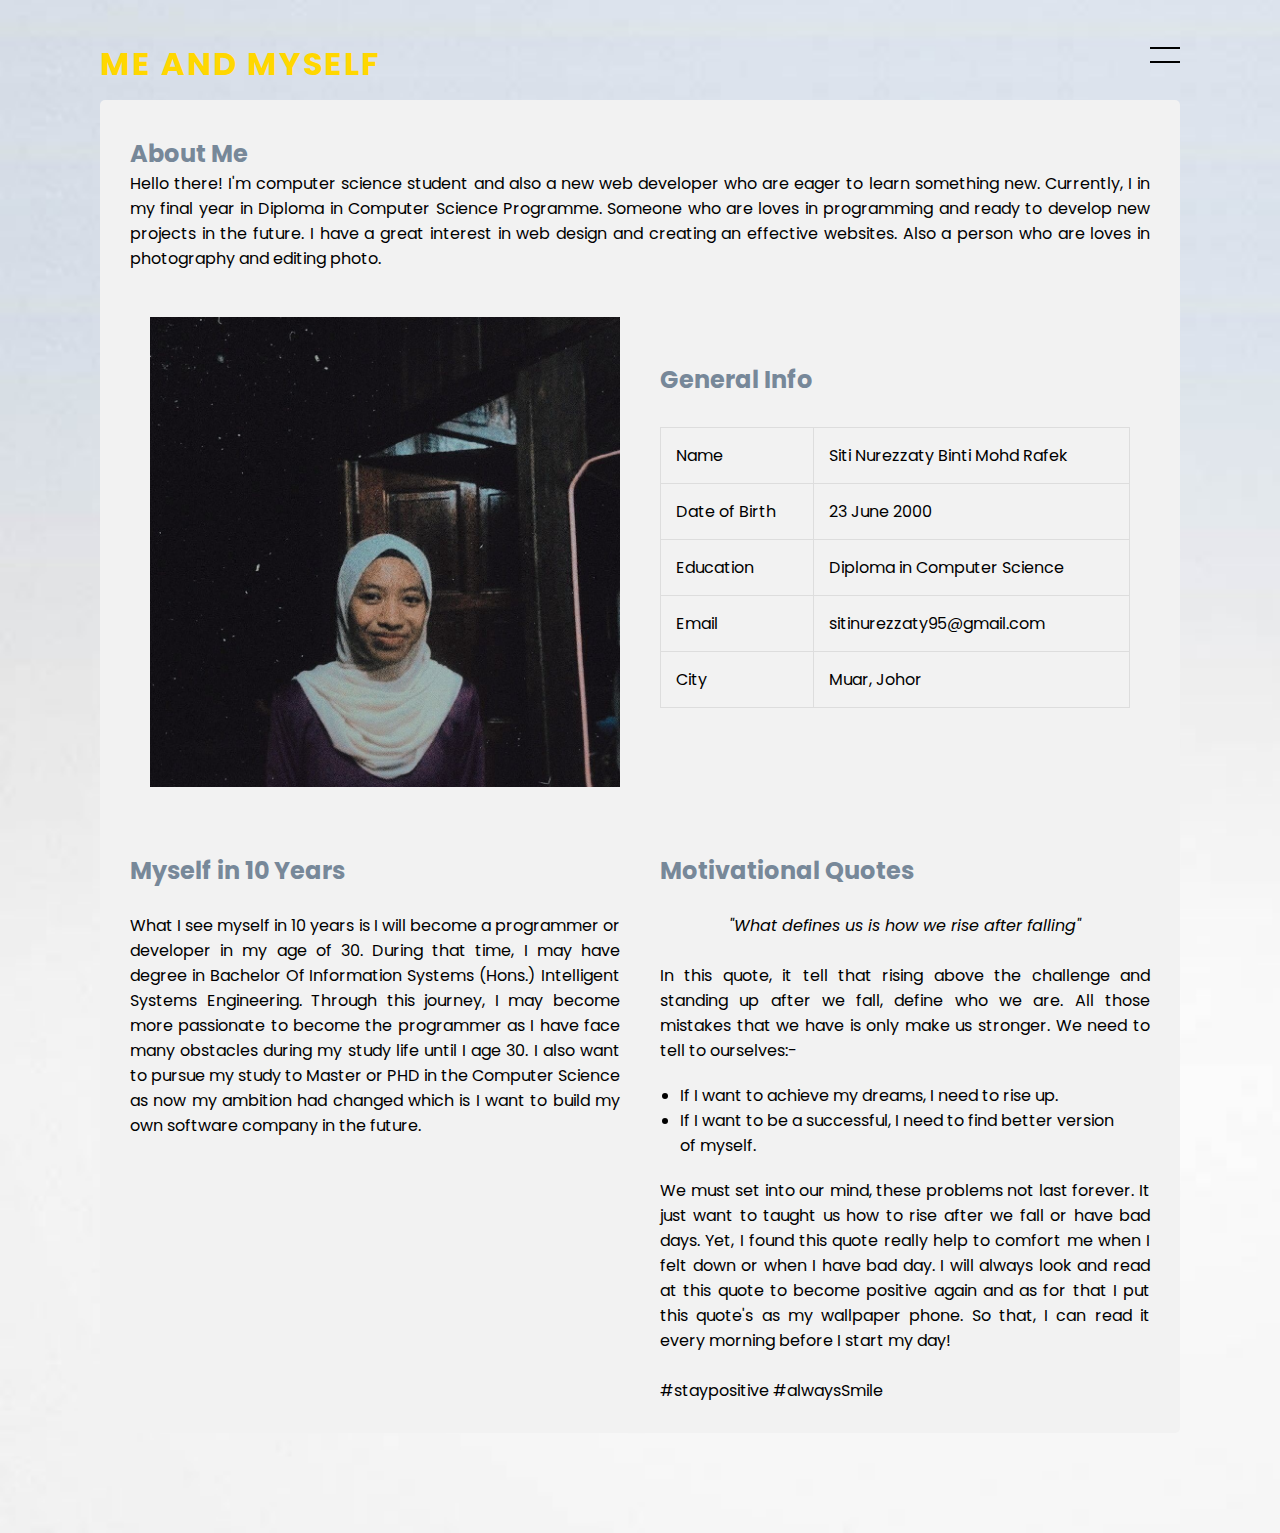
<file: about2.html>
<!DOCTYPE html>
<html lang="en">
    <head>
        <link rel="shortcut icon" href="apple-touch-icon.png" />
        <meta name="viewport" content="width=device-width, initial-scale=1.0">
        <meta charset="UTF-8">
        <title>iPortfolio</title>
        <link rel="stylesheet" href="style.css">
        <style>
            #general {
                margin-top: 30px;
            }
        </style>
    </head>
    <body>
        <section class="banner" id="sec">
            <header>
                <a href="index.html" class="logo">Me and Myself</a>
                <div id="toggle" onclick="toggle()"></div>
            </header>
            <div class="container-contact">
                <div class="row1">
                    <h2 style="color: lightslategrey;">About Me</h2>
                    <p style="text-align: justify;">Hello there! I'm computer science student and also a new web developer who are eager to learn something new. Currently, I in my final year in Diploma in Computer Science Programme.
                         Someone who are loves in programming and ready to develop new projects in the future. I have a great interest in web design and creating an effective websites. Also a person who are loves in photography and editing photo.
                    </p>
                    <div class="column">
                        <img style="margin-top: 20px;" src="person4.jpg">
                    </div>
                    <div class="column">
                        <h2 id="general" style="color: lightslategrey;"><br>General Info</h2>
                        <table id="general" border="0">
                            <tr>
                                <td>Name</td>
                                <td>Siti Nurezzaty Binti Mohd Rafek</td>
                            </tr>
                            <tr>
                                <td>Date of Birth</td>
                                <td>23 June 2000</td>
                            </tr>
                            <tr>
                                <td>Education</td>
                                <td>Diploma in Computer Science</td>
                            </tr>
                            <tr>
                                <td>Email</td>
                                <td>sitinurezzaty95@gmail.com</td>
                            </tr>
                            <tr>
                                <td>City</td>
                                <td>Muar, Johor</td>
                            </tr>
                        </table>
                    </div>
                </div>
                <div class="row">
                  <div class="column">
                    <h2 style="color: lightslategrey;">Myself in 10 Years</h2>
                    <br>
                    <p style="text-align: justify;">What I see myself in 10 years is I will become a programmer or developer in my age of 30.
                        During that time, I may have degree in Bachelor Of Information Systems (Hons.) Intelligent Systems Engineering.
                        Through this journey, I may become more passionate to become the programmer as I have face many 
                        obstacles during my study life until I age 30. I also want to pursue my study to Master or PHD in the Computer Science as
                        now my ambition had changed which is I want to build my own software company in the future.</p>
                  </div>
                  <div class="column">
                      <h2 style="color: lightslategrey;">Motivational Quotes</h2>
                      <br>
                      <blockquote>
                        <p style="text-align: center;"><i>"What defines us is how we rise after falling"</i></p>
                      </blockquote>
                      <br>
                      <p style="text-align: justify;"> In this quote, it tell that rising above the challenge and standing up 
                          after we fall, define who we are. All those mistakes that we have is only make us stronger. 
                          We need to tell to ourselves:-</p>
                          <ul>
                              <li>If I want to achieve my dreams, I need to rise up.</li>
                              <li>If I want to be a successful, I need to find better version of myself.</li>
                          </ul>
                          <p style="text-align: justify;">We must set into our mind, these problems not last forever. It just want to taught us
                        how to rise after we fall or have bad days. Yet, I found this quote really help to comfort me when I felt down
                          or when I have bad day. I will always look and read at this quote to become positive
                          again and as for that I put this quote's as my wallpaper phone. So that, I can read it 
                          every morning before I start my day! <br><br>
                          #staypositive 
                          #alwaysSmile 
                      </p>
                  </div>
                </div>
              </div>
        </section>
        <!--NAVIGATION-->
        <div id="navigation">
            <ul>
                <li><a href="index.html">Home</a></li>
                <li><a href="about2.html">About</a></li>
                <li><a href="resume.html">Resume</a></li>
                <li><a href="project.html">Project</a></li>
                <li><a href="facts.html">My Facts</a></li>
                <li><a href="book.html">Favourite Books</a></li>
                <li><a href="places2.html">Treasure Places</a></li>
                <li><a href="contact.html">Contact</a></li>
            </ul>
        </div>
        <script type="text/javascript">
            function toggle(){
                var sec = document.getElementById('sec');
                var nav = document.getElementById('navigation');
                sec.classList.toggle('active');
                nav.classList.toggle('active');
            }
        </script>
    </body>
</html>
</file>
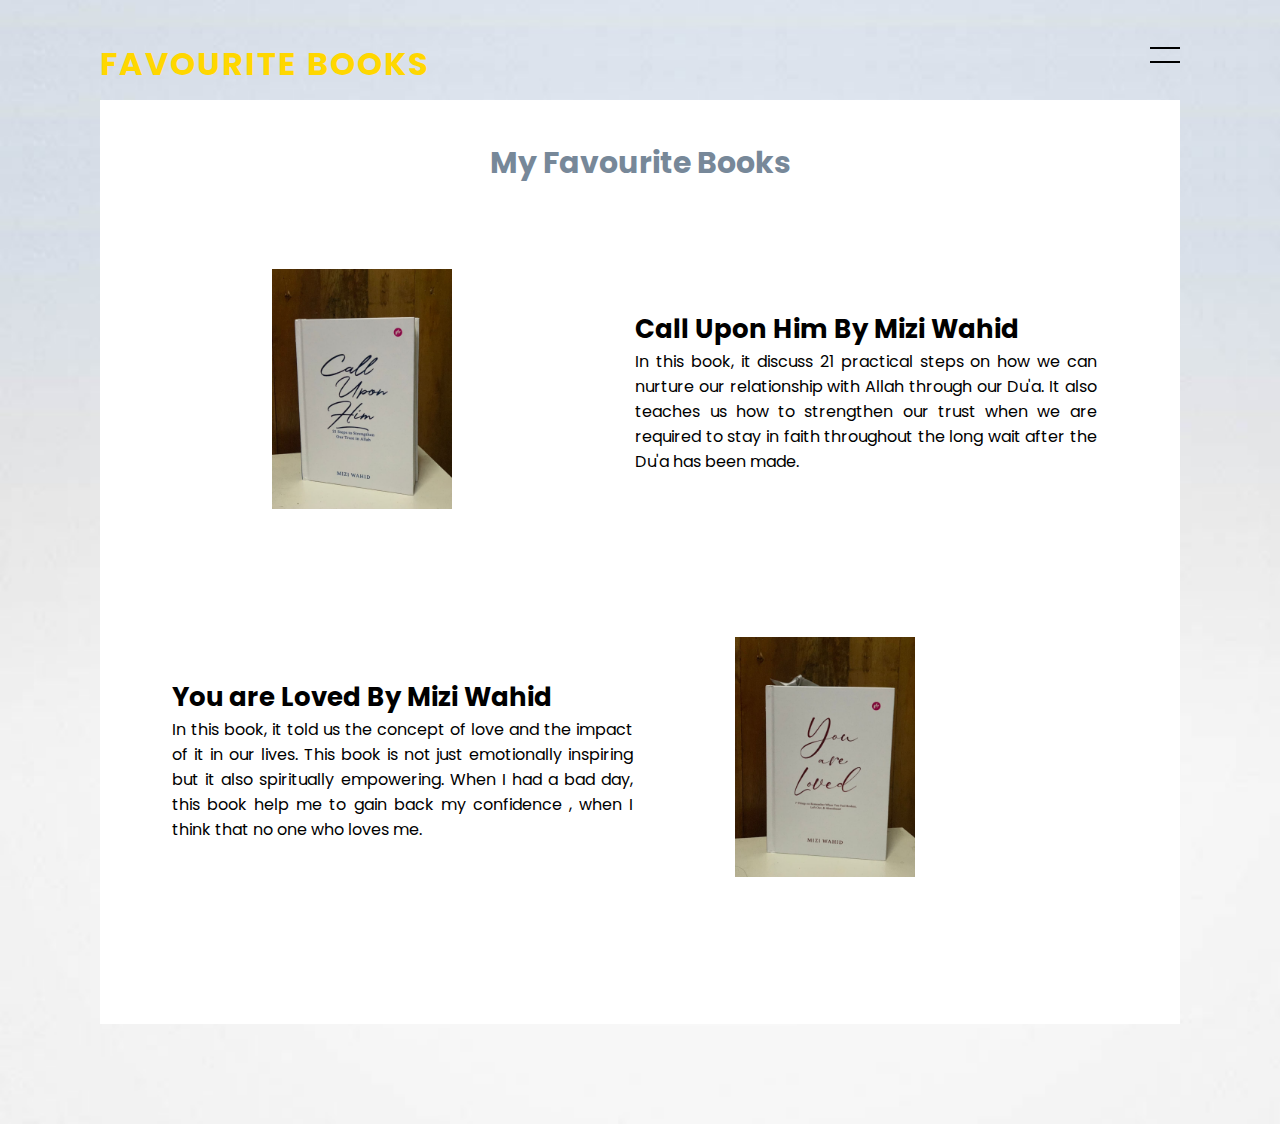
<file: book.html>
<html>
<head>
	<link rel="shortcut icon" href="apple-touch-icon.png" />
	<meta name="viewport" content="width=device-width, initial-scale=1.0">
	<meta charset="UTF-8">
	<title>iPortfolio</title>
	<link rel="stylesheet" href="style.css">
    <style>
/* custom font from google fonts */
@import url(https://fonts.googleapis.com/css?family=Open+Sans:400,700);

/* Basic styling and positioning of elements */
#some-box 
{
	background:#fff;
	padding:40px 70px 80px;
	font-family:'Open Sans', sans-serif;
}
#some-box h1 
{
	color: lightslategrey;
	font-size: 30px;
	text-align:center;
}
#some-box h3 
{
	font-size:26px;
}
#some-box a 
{
	color:#70BCB8;
	text-decoration:none;
	display:block;
	font-weight:bold;
}
#some-box a:hover 
{
	color:#8E7BB2;
}

article.row 
{
	width:100%;
	max-width:1000px;
	margin:0 auto;
	padding:100px 0;
}
article.row div 
{
	width:49.4%;
	display:inline-block;
	position:relative;
	border:1px solid white;
}

/**** For your reference ****/
article.row 
{
	border:1px solid white;
}
article.row:hover 
{
	border:1px solid yellow;
}
/* Your divs won't expand to contain absolute positioned images */


#idea-one img, #idea-two img, #idea-three img 
{
	position:absolute;
	bottom:-35px;
	left:100px;
}

/* Here's the column repositioning magic. This media query says "Apply these styles only until page width is greater than 750px" 

***To make this work, your media query has to be beneath your other styles to keep it from being overwritten later on by your general styles*** */
@media(max-width:750px)
{
  /* This resizes the divs that contain your content to fill the width of the page so that they stack vertically */
  article.row div 
  {
	  min-width:300px;
	  width:90%;
	  margin:0 5%;
	  text-align:center;
	  display:block;
	}
  
  /* Center your text */
	#some-other-box h3 
	{
		text-align:center;
	}

  /* Center your image */
	#idea-one img, #idea-two img, #idea-three img 
	{
		position:relative;
		margin:auto;
		left:inherit;
		bottom:inherit;
	}

  /* This tells the browswer to stack the content vertically */
  #idea-two 
  {
	  display:-webkit-box;
	  display:-moz-box;
	  display:box;
	  -webkit-box-orient:vertical;
	  -moz-box-orient:vertical;
	  box-orient:vertical;
	}
  
  /* This tells the browswer to draw the first box (div:first-of-type) within our stacked content block (identified in the previous rule) in the second position ([...]box-ordinal-group:2;)
  This gives us a nice arrangement of alternating text and images, and allows us two have a custom layout for smaller or wider screens.*/
	#idea-two div:first-of-type 
	{
		-webkit-box-ordinal-group:2;
		-moz-box-ordinal-group:2;
		box-ordinal-group:2;
	}
}

  /*
If we had 3 boxes, we could draw them in order C, A, B by writing div:first-of-type{[...]group:2;} and div:nth-of-type(2) {[...]group:3;}, and so on.
  */
    </style>
</head>
<body>
	<section class="banner" id="sec">
		<header>
			<a href="index.html" class="logo">Favourite Books</a>
			<div id="toggle" onclick="toggle()"></div>
		</header>
	<div id="some-box">
		<h1>My Favourite Books</h1>
		<br>
		  <article class="row" id="idea-one">
			  <div><img style="height: 240px; width: 180px;" src="book1.jpg"/></div>
			  <div>
				  <h3>Call Upon Him By Mizi Wahid</h3>
				  <p style="text-align: justify;">In this book, it discuss 21 practical steps on how we can nurture our relationship with Allah through our Du'a.
					It also teaches us how to strengthen our trust when we are required to stay in faith throughout the long wait after
					the Du'a has been made.
				  </p>
			  </div>
		  </article>
	  
		  <article class="row" id="idea-two">
			  <div>
				  <h3>You are Loved By Mizi Wahid</h3>
				  <p style="text-align: justify;">In this book, it told us the concept of love and the impact of it in our lives. This book is not just emotionally
					  inspiring but it also spiritually empowering. When I had a bad day, this book help me to gain back my confidence 
					  , when I think that no one who loves me.
				  </p>
			  </div>
			  <div><img style="height: 240px; width: 180px;" src="book2.jpg"/></div>
		  </article>  
	  </div>
	</section>
        <!--NAVIGATION-->
        <div id="navigation">
            <ul>
                <li><a href="index.html">Home</a></li>
                <li><a href="about2.html">About</a></li>
                <li><a href="resume.html">Resume</a></li>
                <li><a href="project.html">Project</a></li>
                <li><a href="facts.html">My Facts</a></li>
                <li><a href="book.html">Favourite Books</a></li>
                <li><a href="places2.html">Treasure Places</a></li>
                <li><a href="contact.html">Contact</a></li>
            </ul>
        </div>
	<script type="text/javascript">
		function toggle(){
			var sec = document.getElementById('sec');
			var nav = document.getElementById('navigation');
			sec.classList.toggle('active');
			nav.classList.toggle('active');
		}
	</script>
</body>
</html>
</file>
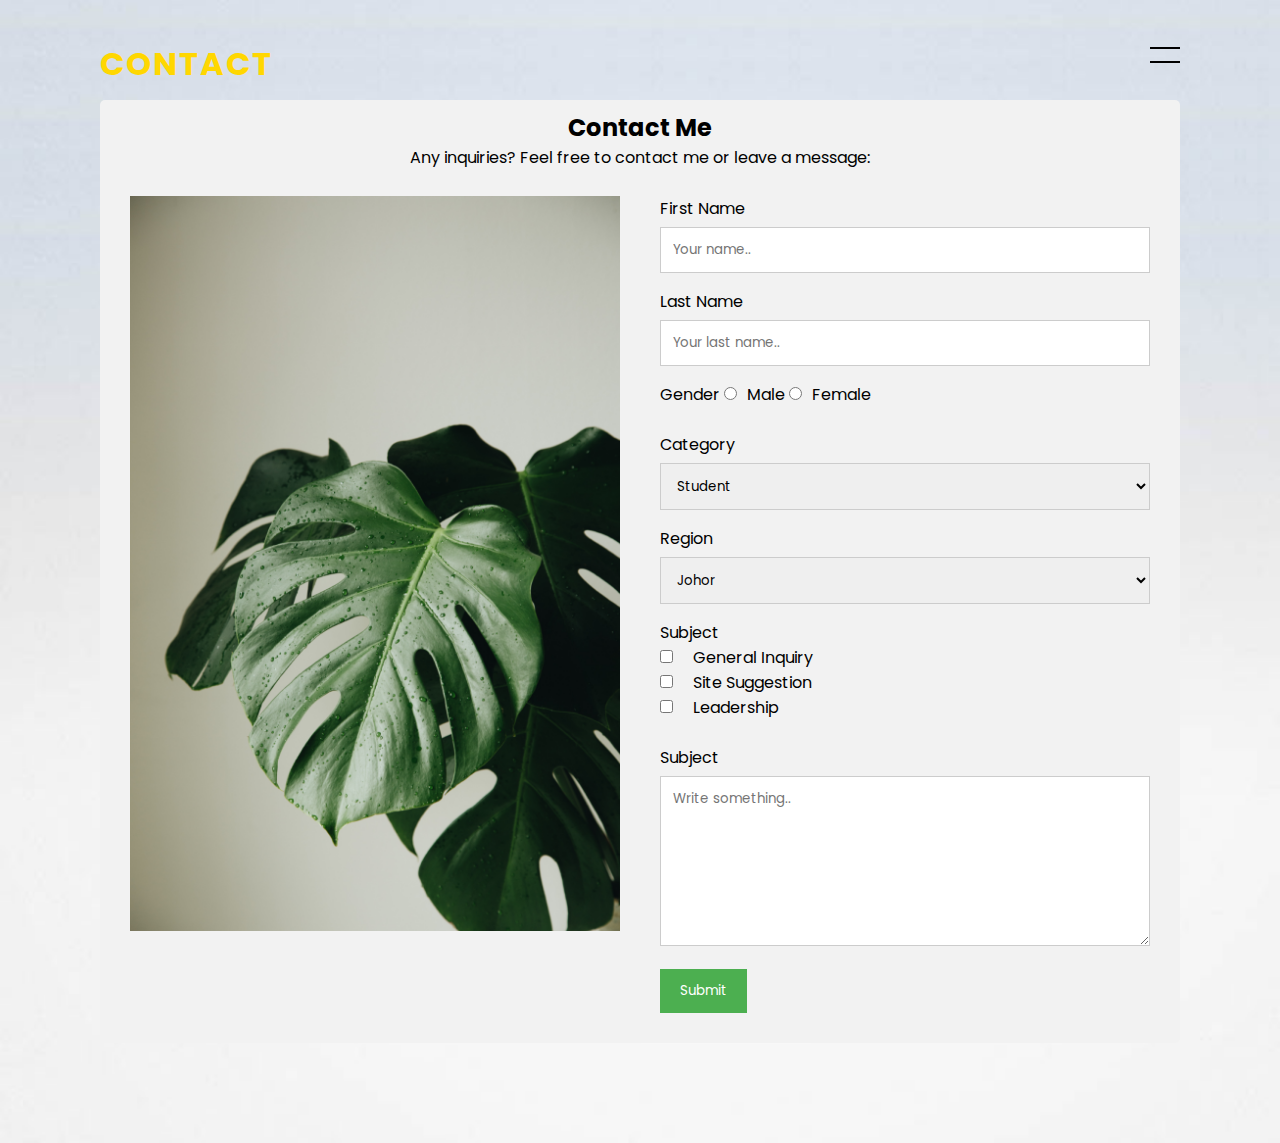
<file: contact.html>
<!DOCTYPE html>
<html lang="en">
    <head>
      <link rel="shortcut icon" href="apple-touch-icon.png" />
        <meta name="viewport" content="width=device-width, initial-scale=1.0">
        <meta charset="UTF-8">
        <title>iPortfolio</title>
        <link rel="stylesheet" href="style.css">
    </head>
    <body>
        <section class="banner" id="sec">
            <header>
                <a href="index.html" class="logo">Contact</a>
                <div id="toggle" onclick="toggle()"></div>
            </header>
            <div class="container-contact">
                <div style="text-align:center">
                  <h2>Contact Me</h2>
                  <p>Any inquiries? Feel free to contact me or leave a message:</p>
                </div>
                <div class="row">
                  <div class="column">
                    <img src="green.png" style="width:100%">
                  </div>
                  <div class="column">
                    <form name="contact" action="">
                      <label for="fname">First Name</label>
                      <input type="text" id="fname" name="firstname" placeholder="Your name..">
                      
                      <label for="lname">Last Name</label>
                      <input type="text" id="lname" name="lastname" placeholder="Your last name..">
                      
                      <label for="gender">Gender</label>
                      <input style="margin-right: 10px;" type="radio" name="gender" id="male">Male
                      <input style="margin-right: 10px;" type="radio" name="gender" id="female">Female<br><br>

                      <label for="category">Category</label>
                      <select id="category" name="country">
                        <option value="student">Student</option>
                        <option value="client">Client</option>
                        <option value="shopper">Shopper</option>
                        <option value="educator">Educator</option>
                        <option value="other">Other</option>
                      </select>

                      <label for="region">Region</label>
                      <select id="region" name="region">
                        <option value="johor">Johor</option>
                        <option value="pahang">Pahang</option>
                        <option value="perak">Perak</option>
                        <option value="terengganu">Terengganu</option>
                        <option value="perlis">Perlis</option>
                        <option value="selangor">Selangor</option>
                        <option value="negeri sembilan">Negeri Sembilan</option>
                        <option value="kelantan">Kelantan</option>
                        <option value="kedah">Kedah</option>
                        <option value="pulau pinang">Pulau Pinang</option>
                        <option value="melaka">Melaka</option>
                        <option value="sabah">Sabah</option>
                        <option value="sarawak">Sarawak</option>
                        <option value="wilayah persekutuan">Wilayah Persekutuan</option>
                      </select>

                      <label for="subject">Subject</label><br>
                      <input style="margin-right: 20px;" type="checkbox" name="general" id="general">General Inquiry<br>
                      <input style="margin-right: 20px;" type="checkbox" name="suggestion" id="suggestion">Site Suggestion<br>
                      <input style="margin-right: 20px;" type="checkbox" name="leadership" id="leadeship">Leadership<br><br>
                      
                      <label for="subject">Subject</label>
                      <textarea id="subject" name="subject" placeholder="Write something.." style="height:170px"></textarea>
                      <input type="submit" value="Submit">
                    </form>
                  </div>
                </div>
              </div>
        </section>
        <!--NAVIGATION-->
        <div id="navigation">
          <ul>
              <li><a href="index.html">Home</a></li>
              <li><a href="about2.html">About</a></li>
              <li><a href="resume.html">Resume</a></li>
              <li><a href="project.html">Project</a></li>
              <li><a href="facts.html">My Facts</a></li>
              <li><a href="book.html">Favourite Books</a></li>
              <li><a href="places2.html">Treasure Places</a></li>
              <li><a href="contact.html">Contact</a></li>
          </ul>
      </div>
        <script type="text/javascript">
            function toggle(){
                var sec = document.getElementById('sec');
                var nav = document.getElementById('navigation');
                sec.classList.toggle('active');
                nav.classList.toggle('active');
            }
        </script>
    </body>
</html>
</file>
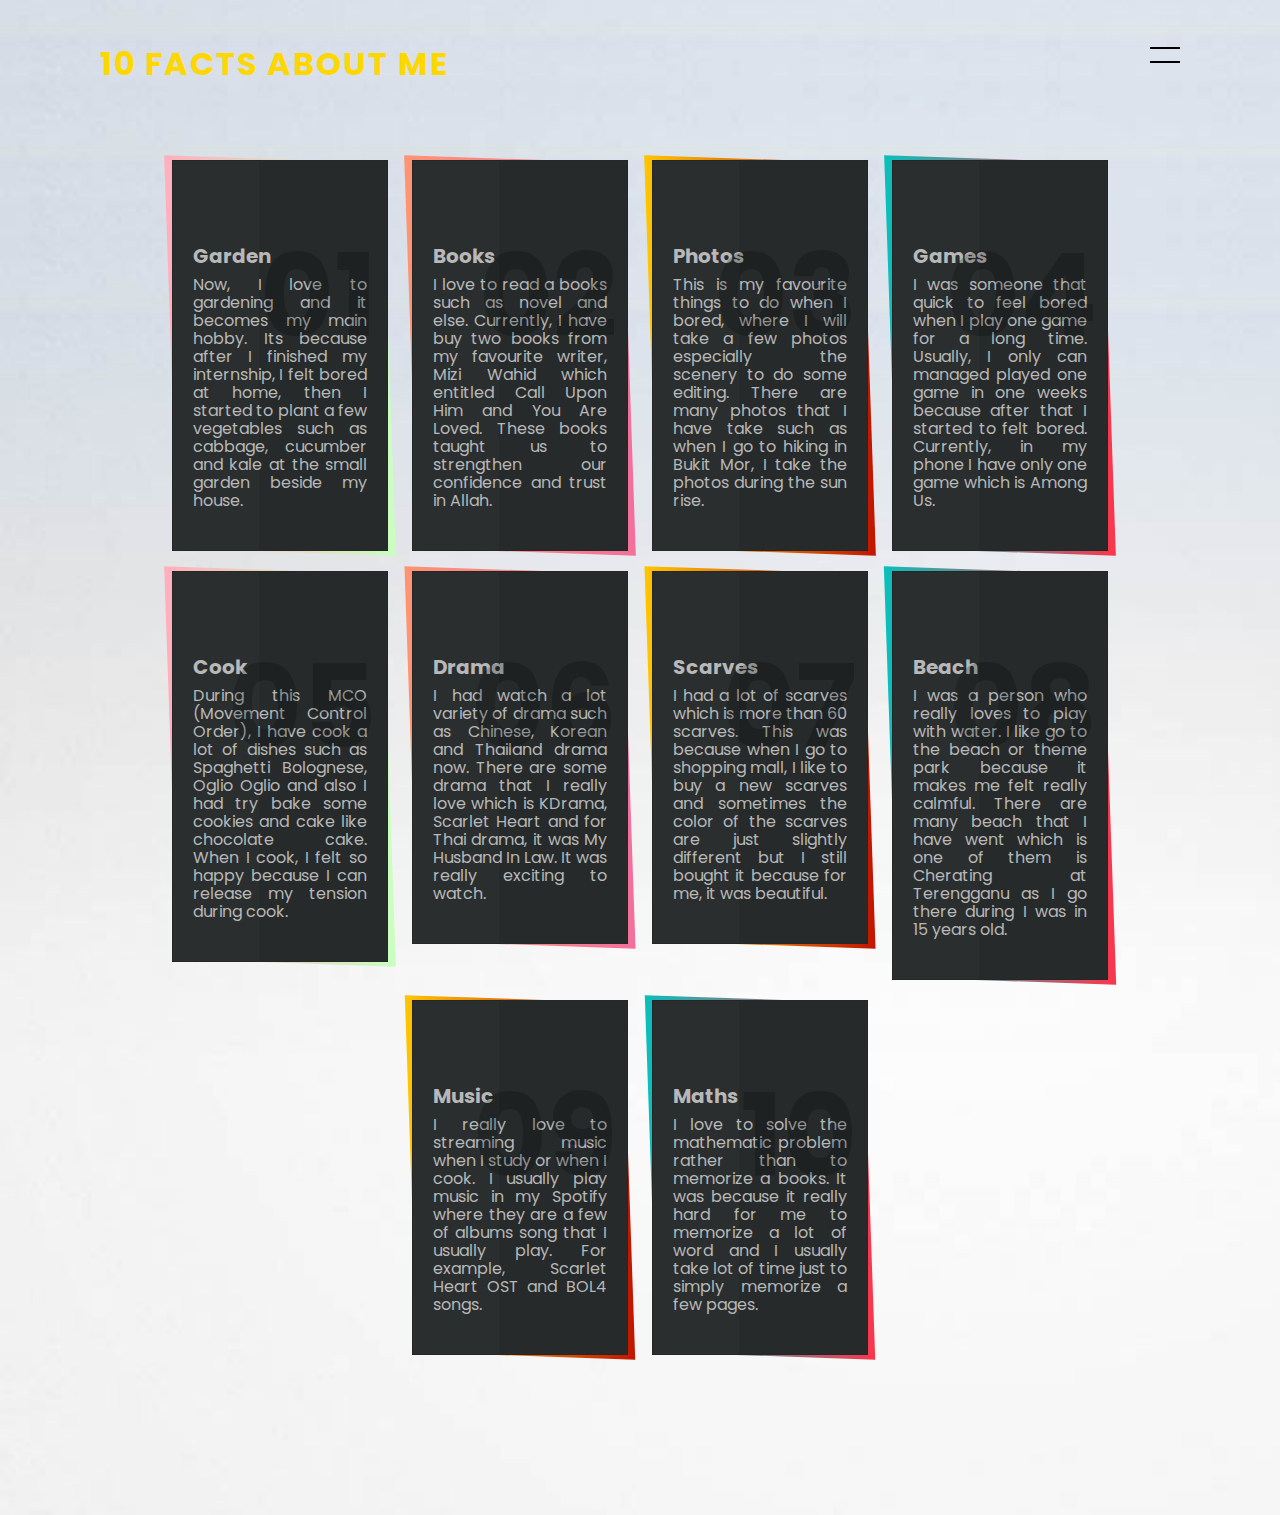
<file: facts.html>
<!DOCTYPE html>
<html lang="en">
    <head>
        <link rel="shortcut icon" href="apple-touch-icon.png" />
        <meta name="viewport" content="width=device-width, initial-scale=1.0">
        <meta charset="UTF-8">
        <title>iPortfolio</title>
        <link rel="stylesheet" href="style.css">
    </head>
    <body>
        <section class="banner" id="sec">
            <header>
                <a href="index.html" class="logo">10 Facts About Me</a>
                <div id="toggle" onclick="toggle()"></div>
            </header>
                        <ul class="tilesWrap">
                            <li>
                                <h2>01</h2>
                                <h3>Garden</h3>
                                <p style="text-align: justify;">
                                    Now, I love to gardening and it becomes my main hobby. Its because after I finished
                                    my internship, I felt bored at home, then I started to plant a few vegetables
                                    such as cabbage, cucumber and kale at the small garden beside my house.
                                </p>
                            </li>
                            <li>
                                <h2>02</h2>
                                <h3>Books</h3>
                                <p style="text-align: justify;">
                                    I love to read a books such as novel and else. Currently, I have buy two books
                                    from my favourite writer, Mizi Wahid which entitled Call Upon Him and You Are Loved.
                                     These books taught us to strengthen our confidence and trust in Allah.
                                </p>
                            </li>
                            <li>
                                <h2>03</h2>
                                <h3>Photos</h3>
                                <p style="text-align: justify;">
                                    This is my favourite things to do when I bored, where I will take a few photos
                                    especially the scenery to do some editing. There are many photos that I have take
                                    such as when I go to hiking in Bukit Mor, I take the photos during the sun rise.
                                </p>
                            </li>
                            <li>
                                <h2>04</h2>
                                <h3>Games</h3>
                                <p style="text-align: justify;">
                                    I was someone that quick to feel bored when I play one game for a long time. 
                                    Usually, I only can managed played one game in one weeks because after that I 
                                    started to felt bored. Currently, in my phone I have only one game which is Among Us.
                                </p>
                            </li>
                            <li>
                                <h2>05</h2>
                                <h3>Cook</h3>
                                <p style="text-align: justify;">
                                    During this MCO (Movement Control Order), I have cook a lot of dishes such as Spaghetti 
                                    Bolognese, Oglio Oglio and also I had try bake some cookies and cake like chocolate
                                    cake. When I cook, I felt so happy because I can release my tension during cook.
                                </p>
                            </li>
                            <li>
                                <h2>06</h2>
                                <h3>Drama</h3>
                                <p style="text-align: justify;">
                                    I had watch a lot variety of drama such as Chinese, Korean
                                    and Thailand drama now. There are some drama that I really love which is KDrama, Scarlet
                                    Heart and for Thai drama, it was My Husband In Law. It was really exciting to watch.
                                </p>
                            </li>
                            <li>
                                <h2>07</h2>
                                <h3>Scarves</h3>
                                <p style="text-align: justify;">
                                    I had a lot of scarves which is more than 60 scarves. This was because when 
                                    I go to shopping mall, I like to buy a new scarves and sometimes the color
                                    of the scarves are just slightly different but I still bought it because for me,
                                    it was beautiful.
                                </p>
                            </li>
                            <li>
                                <h2>08</h2>
                                <h3>Beach</h3>
                                <p style="text-align: justify;">
                                    I was a person who really loves to play with water. I like go to the beach or
                                    theme park because it makes me felt really calmful. There are many beach that I have went
                                    which is one of them is Cherating at Terengganu as I go there during I was in 15 years old.
                                </p>
                            </li>
                            <li>
                                <h2>09</h2>
                                <h3>Music</h3>
                                <p style="text-align: justify;">
                                    I really love to streaming music when I study or when I cook. I usually play
                                    music in my Spotify where they are a few of albums song that I usually play.
                                    For example, Scarlet Heart OST and BOL4 songs.  
                                </p>
                            </li>
                            <li>
                                <h2>10</h2>
                                <h3>Maths</h3>
                                <p style="text-align: justify;">
                                    I love to solve the mathematic problem rather than to memorize a books. It was
                                    because it really hard for me to memorize a lot of word and I usually take lot of
                                    time just to simply memorize a few pages.
                                </p>
                            </li>
                        </ul>
        </section>
        <!--NAVIGATION-->
        <div id="navigation">
            <ul>
                <li><a href="index.html">Home</a></li>
                <li><a href="about2.html">About</a></li>
                <li><a href="resume.html">Resume</a></li>
                <li><a href="project.html">Project</a></li>
                <li><a href="facts.html">My Facts</a></li>
                <li><a href="book.html">Favourite Books</a></li>
                <li><a href="places2.html">Treasure Places</a></li>
                <li><a href="contact.html">Contact</a></li>
            </ul>
        </div>
        <script type="text/javascript">
            function toggle(){
                var sec = document.getElementById('sec');
                var nav = document.getElementById('navigation');
                sec.classList.toggle('active');
                nav.classList.toggle('active');
            }
        </script>
    </body>
</html>
</file>
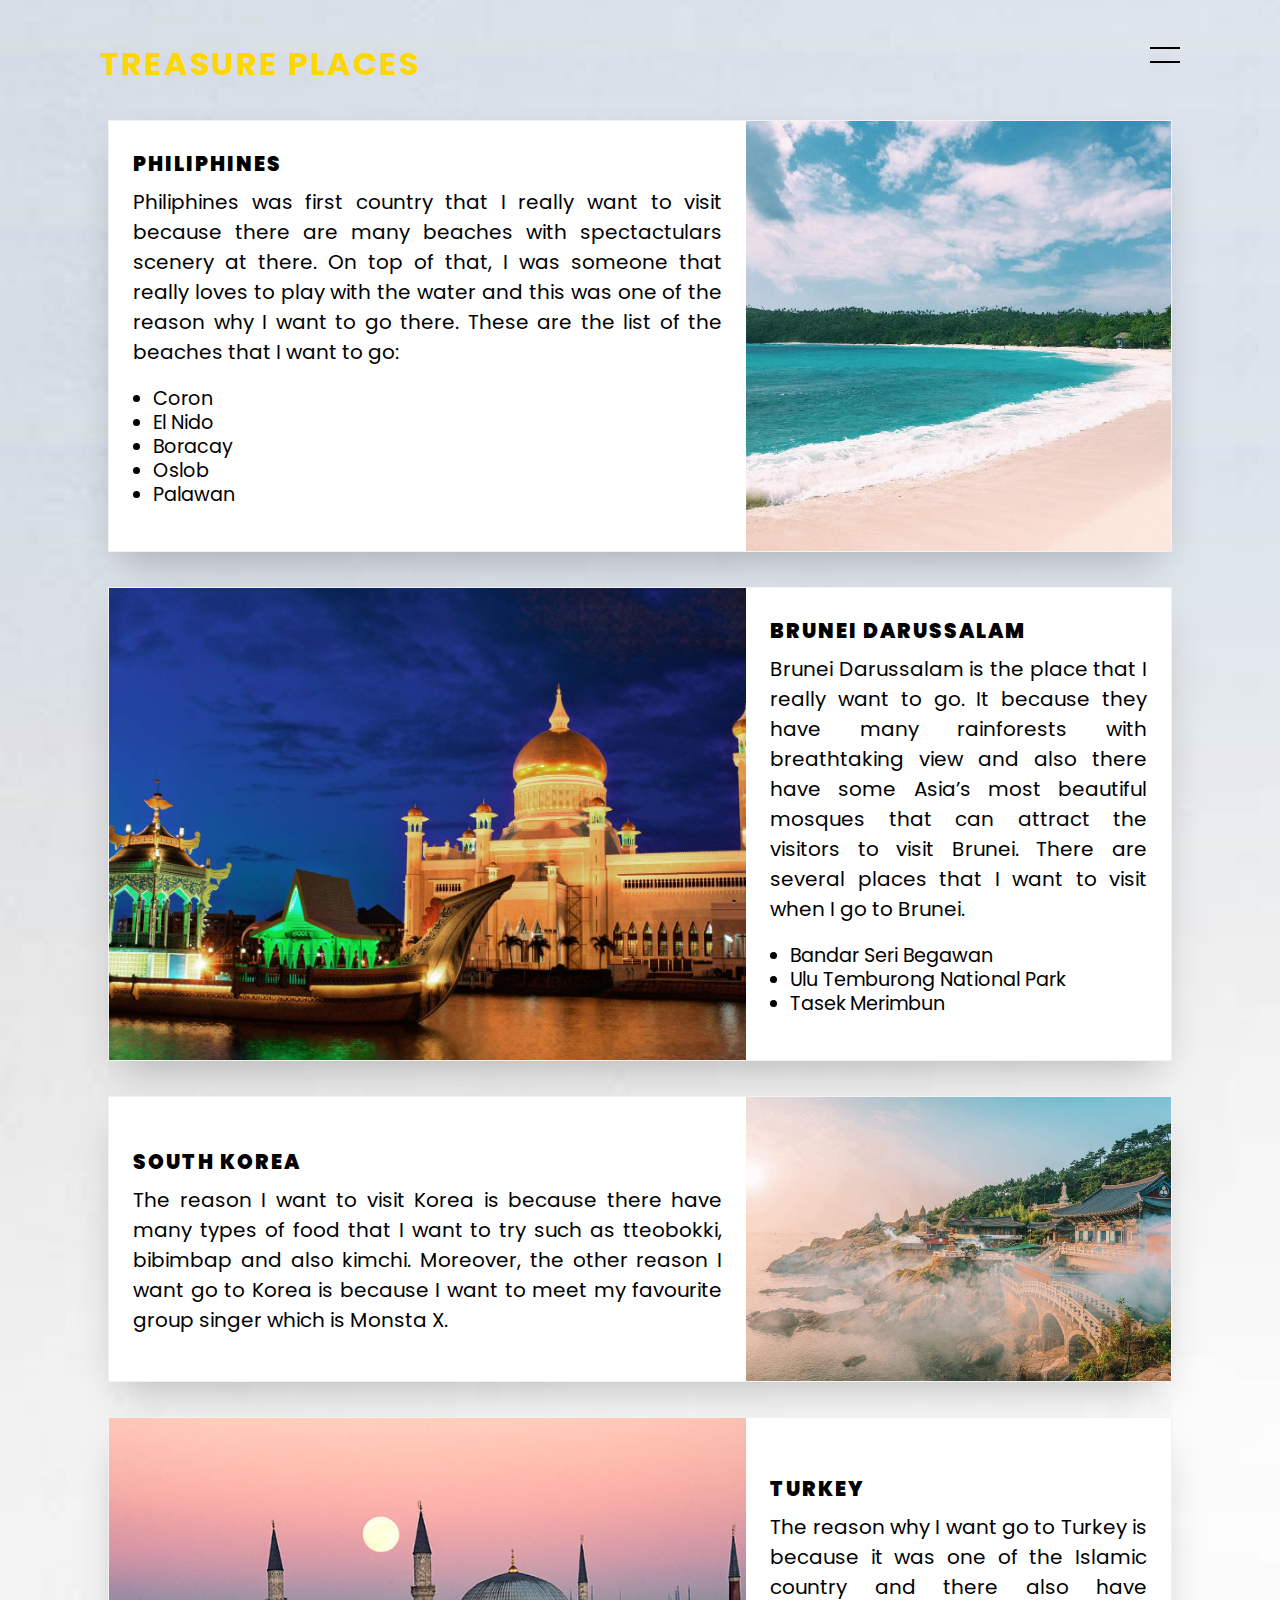
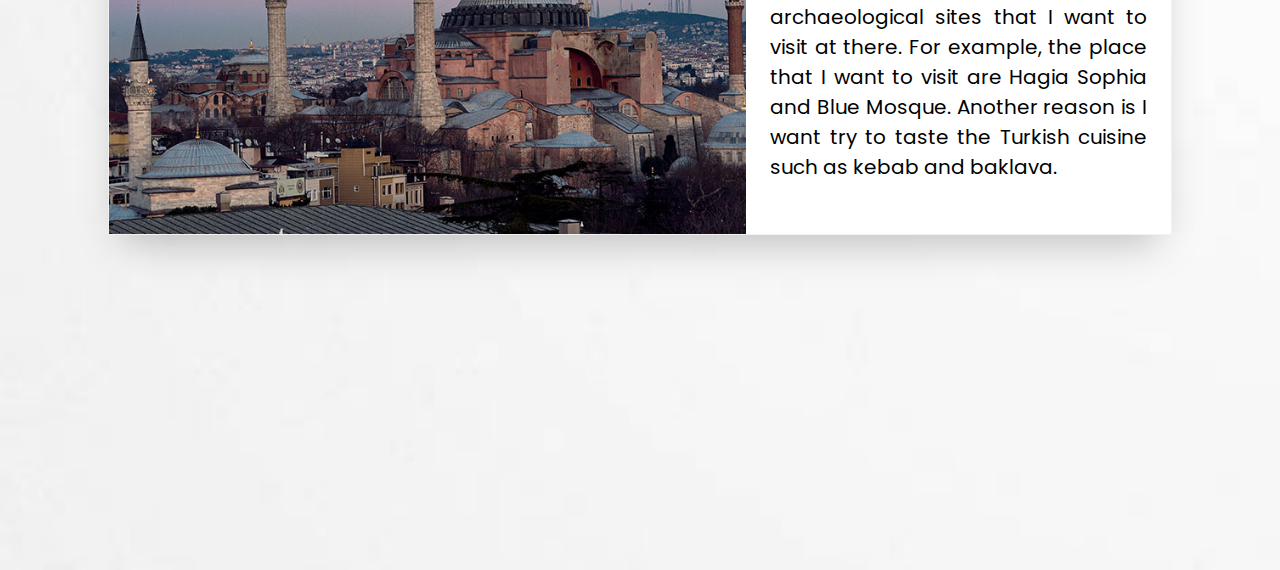
<file: places2.html>
<html>
    <head>
        <link rel="shortcut icon" href="apple-touch-icon.png" />
        <meta name="viewport" content="width=device-width, initial-scale=1.0">
        <meta charset="UTF-8">
        <title>iPortfolio</title>
        <link rel="stylesheet" href="style.css">
        <link href="https://fonts.googleapis.com/css?family=Maven+Pro&display=swap" rel="stylesheet">
        <style>
            /* Stacked Cards */
            .stack__card {
                color: black;
                border: solid 1px rgba(132,129,129,0.10);
                background-color: #FFF;
                box-shadow: 0 20px 40px -14px rgba(0, 0, 0, 0.25);
                margin-bottom: 35px;
            }
            .stack__card figure {
                position: relative;
                overflow: hidden;
                margin: 0;
            }
            .stack__card figure img {
                width: 100%;
                
                /* Fit image within parent container  */
                object-fit: cover;
            }
            .stack__card figcaption {
                position: absolute;
                margin: 0;
                bottom: 0;
                left: 0;
                width: 100%;
                color: white;
                background: rgba(0, 0, 0, 0.4);
                padding: 0.5em;
                box-sizing: border-box;
            }
            .stack__card .stack__card__content {
                padding: 1.5rem;
                display: flex;
                justify-content: center;
                flex-direction: column;
            }
            .stack__card__title {
                font-size: 1.25rem;
                font-weight: 1000;
                letter-spacing: 2px;
                text-transform: uppercase;
                margin: .25rem 0 .5rem 0;
            }
            .stack__card__right .stack__card__content {
                -webkit-box-ordinal-group: 0;
                -ms-flex-order: -1;
                order: -1;
            }

            .stack__card__content p {
                font-size: 0.90em ;
                line-height: 1.25em;
            }
            /* Reset width to 100% for small screens */
            .span__30, .span__33, .span__40, .span__50, span__60, .span__70 {
                width: 100%;
            }


            @media (min-width: 960px) {
            
            
            .stack__card {
                display: table;
                display: -webkit-box;
                display: -ms-flexbox;
                display: flex;
            }
            .stack__card figure {
                position: relative;
                vertical-align: middle;
                text-align: center;
                max-height: 100%;
            }
            
            .stack__card__content p {
                font-size: 1.25em ;
                line-height: 1.5em;
            }

            /* Set width for large screens */
            .span__40 {
                min-width: 40%
            }
            .span__60 {
                min-width: 60%
            }
            .stack__card figure img {
                /*  */
                positionx: absolute;
                top: 0;
                left: 0;
                height: 100%;
            }
            

            .mh-500 {max-height:500px;}
            }
            .card-container {
                width: calc(100% - 1em);
                max-width: 1080px;
                margin: 0 auto;
                padding-top: 20px;
                padding-bottom:200px;
            }
            body, html {
            font-family: 'Maven Pro', sans-serif;
                -webkit-font-smoothing: antialiased;
                -moz-osx-font-smoothing: grayscale;
            font-size:1em;
            }
            img {
                height: auto;
                max-width: 100%;

            }

            h1 {font-size:20px;margin-bottom:30px;}

        </style>
    </head>
    <body>
        <section class="banner" id="sec">
            <header>
                <a href="index.html" class="logo">Treasure places</a>
                <div id="toggle" onclick="toggle()"></div>
            </header>
                <div class="card-container">
                    <article class="stack__card stack__card__right">
                        <figure class="span__40"> <img class="lazyload" src="pinksand.jpg">
                        
                        </figure>
                        <div class="stack__card__content">
                        <h2 class="stack__card__title">Philiphines</h2>
                        <p style="text-align: justify;">Philiphines was first country that I really want to visit because there are many beaches with
                             spectactulars scenery at there. On top of that, I was someone that really loves to play with the water and this was one of the reason
                             why I want to go there. These are the list of the beaches that I want to go:
                            <ul>
                                <li style="font-size: 1.20em; line-height: 1.25em;">Coron</li>
                                <li style="font-size: 1.20em; line-height: 1.25em;">El Nido</li>
                                <li style="font-size: 1.20em; line-height: 1.25em;">Boracay</li>
                                <li style="font-size: 1.20em; line-height: 1.25em;">Oslob</li>
                                <li style="font-size: 1.20em; line-height: 1.25em;">Palawan</li>
                            </ul>
                        </p>
                        </div>
                    </article>

                    <article class="stack__card">
                        <figure class="span__60"> <img class="lazyload" src="brunei.jpg" alt="Descriptive Text">
                        
                        </figure>
                        <div class="stack__card__content">
                            <h2 class="stack__card__title">Brunei Darussalam</h2>
                        <p style="text-align: justify;">Brunei Darussalam is the place that I really want to go. It because they have many 
                            rainforests with breathtaking view and also there have some Asia’s most beautiful mosques that can attract the visitors to visit Brunei. 
                            There are several places that I want to visit when I go to Brunei.
                            <ul>
                                <li style="font-size: 1.20em; line-height: 1.25em;">Bandar Seri Begawan</li>
                                <li style="font-size: 1.20em; line-height: 1.25em;">Ulu Temburong National Park</li>
                                <li style="font-size: 1.20em; line-height: 1.25em;">Tasek Merimbun</li>
                            </ul> 
                        </p>
                        </div>
                        </article>

                        <article class="stack__card stack__card__right">
                            <figure class="span__40"> <img class="lazyload" src="southkorea.jpg">
                            
                            </figure>
                            <div class="stack__card__content">
                            <h2 class="stack__card__title">South Korea</h2>
                            <p style="text-align: justify;">The reason I want to visit Korea is because there have many types of food that I want to try
                                such as tteobokki, bibimbap and also kimchi. Moreover, the other reason I want go to Korea is 
                                because I want to meet my favourite group singer which is Monsta X.
                            </p>
                            </div>
                        </article>

                    <article class="stack__card">
                    <figure class="span__60"> <img class="lazyload" src="turkey.jpg" alt="Descriptive Text">
                    
                    </figure>
                    <div class="stack__card__content">
                        <h2 class="stack__card__title">Turkey</h2>
                    <p style="text-align: justify;">The reason why I want go to Turkey is because it was one of the Islamic country and there also have 
                        archaeological sites that I want to visit at there.
                        For example, the place that I want to visit are Hagia Sophia and Blue Mosque. Another reason is I want try to taste the Turkish cuisine 
                        such as kebab and baklava.
                    </p>
                    
                    </div>
                    </article>
                </div>
            </section>
        <!--NAVIGATION-->
        <div id="navigation">
            <ul>
                <li><a href="index.html">Home</a></li>
                <li><a href="about2.html">About</a></li>
                <li><a href="resume.html">Resume</a></li>
                <li><a href="project.html">Project</a></li>
                <li><a href="facts.html">My Facts</a></li>
                <li><a href="book.html">Favourite Books</a></li>
                <li><a href="places2.html">Treasure Places</a></li>
                <li><a href="contact.html">Contact</a></li>
            </ul>
        </div>
            <script type="text/javascript">
                function toggle(){
                    var sec = document.getElementById('sec');
                    var nav = document.getElementById('navigation');
                    sec.classList.toggle('active');
                    nav.classList.toggle('active');
                }
            </script>
    </body>
</html>
</file>
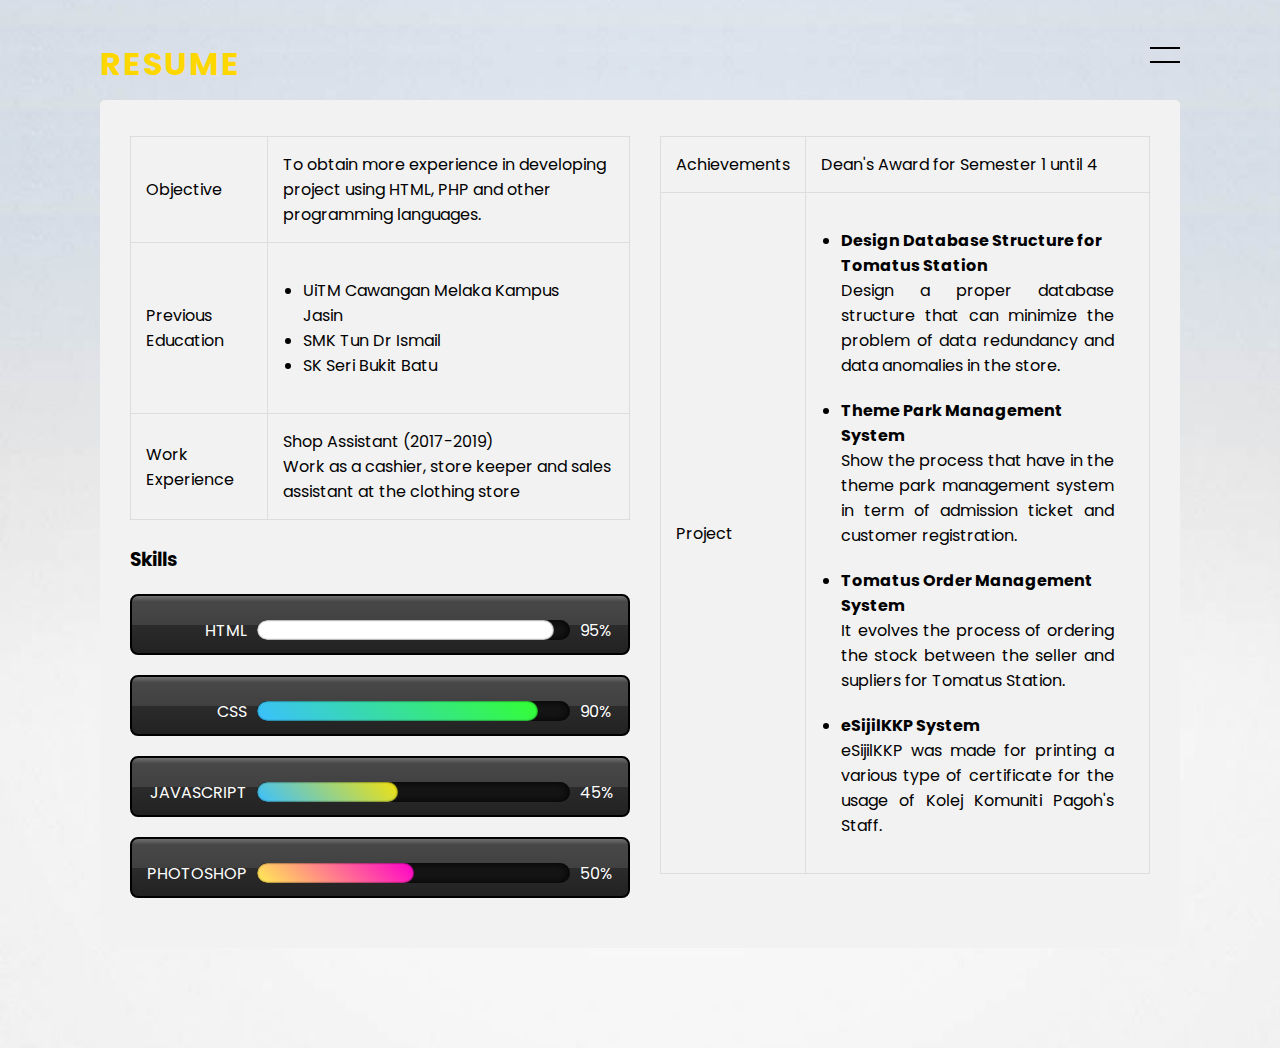
<file: resume.html>
<!DOCTYPE html>
<html lang="en">
    <head>
        <link rel="shortcut icon" href="apple-touch-icon.png" />
        <meta name="viewport" content="width=device-width, initial-scale=1.0">
        <meta charset="UTF-8">
        <title>iPortfolio</title>
        <link rel="stylesheet" href="style.css">
    </head>
    <body>
        <section class="banner" id="sec">
            <header>
                <a href="index.html" class="logo">Resume</a>
                <div id="toggle" onclick="toggle()"></div>
            </header>
            <div class="container-contact">
                <div class="row">
                    <div class="column">
                            <div class="container-skills">
                                <table border="1">
                                    <tr>
                                        <td>Objective</td>
                                        <td>To obtain more experience in developing project using HTML, PHP and other programming languages.</td>
                                    </tr>        
                                    <tr>
                                        <td>Previous Education</td>
                                        <td>
                                            <ul>
                                                <li>UiTM Cawangan Melaka Kampus Jasin</li>
                                                <li>SMK Tun Dr Ismail</li>
                                                <li>SK Seri Bukit Batu</li>
                                            </ul>
                                        </td>
                                    </tr>
                                    <tr>
                                        <td>Work Experience</td>
                                        <td>Shop Assistant (2017-2019)
                                            <br>Work as a cashier, store keeper and sales assistant at the clothing store
                                        </td>
                                    </tr>
                                </table>
                                <br>
                              <h3>Skills</h3>
                              <div class="container-skills">
                                <div class="skills">
                                    <span class="name">HTML</span>
                                    <div class="percent">
                                        <div class="progress" style="width: 95%;"></div>
                                    </div>
                                    <span class="value">95%</span>
                                </div>  
                                <div class="skills">
                                    <span class="name">css</span>
                                    <div class="percent">
                                        <div class="progress" style="width: 90%;"></div>
                                    </div>
                                    <span class="value">90%</span>
                                </div> 
                                <div class="skills">
                                    <span class="name">javascript</span>
                                    <div class="percent">
                                        <div class="progress" style="width: 45%;"></div>
                                    </div>
                                    <span class="value">45%</span>
                                </div> 
                                <div class="skills">
                                    <span class="name">photoshop</span>
                                    <div class="percent">
                                        <div class="progress" style="width: 50%;"></div>
                                    </div>
                                    <span class="value">50%</span>
                                </div> 
                            </div>
                              </div>
                    </div>
                    <div class="column">
                        <table border="1">
                            <tr>
                                <td>Achievements</td>
                                <td>
                                    Dean's Award for Semester 1 until 4
                                </td>
                            </tr>
                            <tr>
                                <td>Project</td>
                                <td>
                                    <ul>
                                        <li><b>Design Database Structure for Tomatus Station</b></li>
                                        <p style="text-align: justify;">Design a proper database structure that can minimize the problem of data redundancy and data anomalies in the store.</p>
                                    </ul>
                                    <ul>
                                        <li><b>Theme Park Management System</b></li>
                                        <p style="text-align: justify;">Show the process that have in the theme park management system in term of admission ticket and customer registration.</p>
                                    </ul>
                                    <ul>
                                        <li><b>Tomatus Order Management System</b></li>
                                        <p style="text-align: justify;">It evolves the process of ordering the stock between the seller and supliers for Tomatus Station.</p>
                                    </ul>
                                    <ul>
                                        <li><b>eSijilKKP System</b></li>
                                        <p style="text-align: justify;">eSijilKKP was made for printing a various type of certificate for the usage of Kolej Komuniti Pagoh's Staff.</p>
                                    </ul>
                                </td>
                            </tr>
                        </table>
                    </div>
                </div>
              </div>
        </section>
        <!--NAVIGATION-->
        <div id="navigation">
            <ul>
                <li><a href="index.html">Home</a></li>
                <li><a href="about2.html">About</a></li>
                <li><a href="resume.html">Resume</a></li>
                <li><a href="project.html">Project</a></li>
                <li><a href="facts.html">My Facts</a></li>
                <li><a href="book.html">Favourite Books</a></li>
                <li><a href="places2.html">Treasure Places</a></li>
                <li><a href="contact.html">Contact</a></li>
            </ul>
        </div>
        <script type="text/javascript">
            function toggle(){
                var sec = document.getElementById('sec');
                var nav = document.getElementById('navigation');
                sec.classList.toggle('active');
                nav.classList.toggle('active');
            }
        </script>
    </body>
</html>
</file>
<file: style.css>
@import url('https://fonts.googleapis.com/css?family=Poppins:200,300,400,500,600,700,800,900&display=swap');
@import url('https://fonts.googleapis.com/css2?family=Roboto:wght@400;700&display=swap');
@import url('https://fonts.googleapis.com/css?family=Lato:300,400,700');

/*INDEX.HTML*/
*
{
    margin: 0;
    padding: 0;
    box-sizing: border-box;
    font-family: 'Poppins', sans-serif;
}
#icon
{
    width: 80px;
    cursor: pointer;
}
/*HEADER*/
header
{
    position: absolute;
    top: 0;
    left: 0;
    width: 100%;
    display: flex;
    justify-content: space-between;
    padding: 40px 100px;
    z-index: 10000;
    transition: 0.6s;
}
header .logo
{
    position: relative;
    font-weight: 700;
    color: #FFD700;
    text-decoration: none;
    font-size: 2em;
    text-transform: uppercase;
    letter-spacing: 2px;
    transition: 0.6s;
}
header #toggle
{
    position: relative;
    width: 30px;
    height: 30px;
    cursor: pointer;
}
header #toggle:before
{
    content: '';
    position: absolute;
    top: 7px;
    width: 100%;
    height: 2px;
    background: #000;
}
header #toggle:after
{
    content: '';
    position: absolute;
    bottom: 7px;
    width: 100%;
    height: 2px;
    background: #000;
}
/*BANNER*/
.banner.active header #toggle:before
{
    top: 50%;
    left: 50%;
    transform: translate(-50%,-50%) rotate(45deg);
}
.banner.active header #toggle:after
{
    top: 50%;
    left: 50%;
    transform: translate(-50%,-50%) rotate(-45deg);
}
.banner
{
    position: relative;
    width: 100%;
    min-height: 100vh;
    padding: 100px;
    background: url(bg3.jpg);
    background-size: cover;
    display: flex;
    align-items: center;
    transition: 0.5s;
    z-index: 2;
}
.banner.active
{
    transform: translateX(-400px);
}
/*NAVIGATION*/
#navigation
{
    position: fixed;
    top: 0;
    right: -100px;
    width: 400px;
    height: 100vh;
    background: rgb(235, 221, 247);
    z-index: 1;
    display: grid;
    place-items: center;
    transition: 0.5s;
}
#navigation.active
{
    right: 0;
}
#navigation ul
{
    position: relative;
    display: flex;
    flex-direction: column;
}
#navigation ul li
{
    list-style: square;
}
#navigation ul li a
{
    color: #000;
    text-decoration: none;
    display: inline-block;
    font-size: 2em;
    font-weight: 550;
    /*text-transform: uppercase;*/
}
/*CONTENT*/
.content
{
    max-width: 600px;
}
.content h2
{
    color: #000;
    font-size: 2.5em;
}
.content h2 span
{
    color: #FFD700;
    font-size: 1.2em;
}
.content p
{
    color: #000;
    font-size: 1.2em;
    font-weight: 300;
}
.content a
{
    position: relative;
    display: inline-block;
    margin-top: 20px;
    background: #000;
    color: #fff;
    padding: 10px 30px;
    text-decoration: none;
    font-size: 1.2em;
    font-weight: 500;
}
/*SCI*/
.sci
{
    position: absolute;
    display: flex;
    flex-direction: column;
    right: 100px;

}
.sci li
{
    list-style: none;
    
}
.sci li a
{
    position: relative;
    display: grid;
    place-items: center;
    width: 50px;
    height: 50px;
    text-decoration: none;
    border: 1px solid #000;
    margin: 10px 0 0;
}
.sci li a:hover
{
    background: #3bc0ff;
}
.sci li a img
{
    max-width: 20px;
    filter: invert(0);
}
/*RESPONSIVE MEDIA*/
@media (max-width: 767px)
{
    header
    {
        padding: 20px 50px;
    }
    .banner
    {
        padding: 100px 50px 150px;
    }
    .banner h2
    {
        font-size: 1.8em;
    }
    .banner .content a,
    .banner .content p
    {
        font-size: 1em;
    }
    .banner.active
    {
        transform: translateX(-250px);
    }
    #navigation
    {
        width: 250px;
    }
    #navigation ul li a 
    {
        font-size: 1.5em;
        margin: 5px 0;
    }
    .sci
    {
        position: absolute;
        bottom: 50px;
        right: initial;
        flex-direction: row;
    }
    .sci li a
    {
        margin: initial;
        margin-right: 10px;
    }
}

/*PLACES.HTML*/
.container
{
    width: 1300px;
    margin: 60px auto 0;
    display: flex;
    flex-direction: row;
    flex-wrap: wrap;
}
.container .box {
    position: relative;
    width: 350px;
    padding: 10px;
    margin: 10px;
    box-sizing: border-box;
    display: inline-block;
}
.container .box .imgBox
{
    position: relative;
    /*overflow: hidden;*/
}
.container .box .imgBox img
{
    max-width: 100%;
    transition: transform 2s;
}
.container .box:hover .imgBox img
{
    transform: scale(1.1);
}
.container .box .details
{
    position: absolute;
    top: 10px;
    left: 10px;
    bottom: 10px;
    right: 10px;
    background: rgba(0, 0, 0, .8);
    transform: scaleY(0);
    transition: transform .5s;
}
.container .box:hover .details
{
    transform: scaleY(1);
}
.container .box .details .content
{
    position: absolute;
    top: 50%;
    transform: translateY(-50%);
    text-align: center;
    padding: 15px;
    color: #fff;
}
.container .box .details .content p
{
    color: #fff;
    font-size: 1.0em;
    font-weight: 300;
}
.container .box .details .content h2
{
    margin: 0;
    padding: 15px;
    font-size: 20px;
    color: #ff0;
}
.container .box .details .content h2
{
    margin: 10px 0 0;
    padding: 0;
}

/*ABOUT.HTML*/
html 
{
    scroll-behavior: smooth;
}
#section1 
{
    height: 600px;
    background: url(bg8.jpg);
}
#section2 
{
    height: 600px;
    background: url(bg6.jpg);
}
.content-about
{
    width: 1600px;
    background-position: 0 10000px;
}
.content-about h1
{
    color: rgb(97, 40, 89);
    font-size: 3.0em;
    font-weight: 700;
    letter-spacing: 4px;
    margin-bottom: 0.3rem;
    font-family: 'Roboto', sans-serif;
}
.content-about h2
{
    color: rgb(250, 69, 160);
    font-size: 2.5em;
    font-weight: 300;
    font-family: 'Roboto', sans-serif;
}
.content-about h2 span
{
    color: #FFD700;
    font-size: 1.2em;
    font-family: 'Roboto', sans-serif;
}
.content-about p
{
    color: #000;
    font-size: 1.2em;
    font-family: 'Roboto', sans-serif;
    font-weight: 300;
}
.content-about a
{
    position: relative;
    display: inline-block;
    margin-top: 20px;
    background: #000;
    color: #fff;
    padding: 10px 30px;
    text-decoration: none;
    font-size: 1.2em;
    font-family: 'Roboto', sans-serif;
    font-weight: 500;
}
.content-about .container-about
{
    max-width: 1100px;
    margin: 0 auto;
    padding: 0 3rem;
    margin-top: 4rem;
    text-align: center;
}
.content-about .image
{
    margin-top: 1rem;
    margin-bottom: 1rem;
}

/*PROJECT.HTML*/
.container-project1{
	max-width: 1170px;
	margin:auto;
}
.row{
	display: flex;
	flex-wrap: wrap;
}
.row1{
	display: flex;
    flex-wrap: wrap;
    margin-top: 6px;
    padding: 20px;
}
img{
	max-width: 100%;
    vertical-align: middle;
    transition: all .5s;
}
.container-project1:hover img{
	transform: scale(1.09);
}
/*.gallery*/
.gallery{
	width: 100%;
	display: block;
	min-height: 100vh;
	background-color: transparent;
	padding: 50px 0;
}
.gallery .gallery-filter{
	padding: 0 15px;
	width: 100%;
	text-align: center;
	margin-bottom: 20px;
}
.gallery .gallery-filter .filter-item{
	color: #000;
	font-size: 18px;
	text-transform: uppercase;
	display: inline-block;
	margin:0 10px;
	cursor: pointer;
	border-bottom: 2px solid transparent;
	line-height: 1.2;
	transition: all 0.3s ease;
}
.gallery .gallery-filter .filter-item.active{
	color: rgb(255, 190, 190);
	border-color : #c20404;
}
.gallery .gallery-item{
	width: calc(100% / 3);
	padding: 15px;
}
.gallery .gallery-item .container-project{
	width: 350px;
	/*border: 2px solid black;*/
	font-family: arial;
	position: relative;
	overflow: hidden;
}
.gallery .gallery-item .container-project .content
{
    background: rgba(255, 244, 86, 0.822);
    border-left: 1px solid #000;
    position: relative;
    top: -100%;
	left: 0;
	text-align: justify;
	height: 100%;
	color: black;
	box-sizing: border-box;
	transition: all .5s;
}
.gallery .gallery-item .container-project .content h3
{
    background: #FFD700;
    font-family: Lucida Sans Regular;
    text-align: center;
	font-size: 25px;
	border-bottom: 1px solid #000;
	padding: 10px 10px 15px 10px;
}
.gallery .gallery-item .container-project .content p
{
    font-family: Lucida Sans Regular;
    padding: 10px 20px 15px 20px;
    font-size: 15px;
    color: black;
}
.gallery .gallery-item-inner{
    width: 100%;
}
.gallery .gallery-item.show{
	animation: fadeIn 0.7s ease;
}
@keyframes fadeIn{
	0%{
		opacity: 0;
	}
	100%{
		opacity: 1;
	}
}
.gallery .gallery-item.hide{
	display: none;
}

/*responsive*/
@media(max-width: 991px){
	.gallery .gallery-item{
        width: 100%;
	}
}
@media(max-width: 767px){
    .gallery .gallery-item{
        width: 100%;
	}	
	.gallery .gallery-filter .filter-item{
		margin-bottom: 10px;
	}
}

/*SKILL.HTML*/
.about-section {
    padding: 100px 30px;
    text-align: justify;
    background-color: transparent;
    color: #474e5d;
  }
.container-skills
{
    position: relative;
    width: 500px;
}
.container-skills h2
{
    color: #000;
}
.container-skills .skills
{
    position: relative;
    display: flex;
    margin: 20px 0;
    padding: 24px 10px 10px;
    background: linear-gradient(#616161 0%, #333 10%, #222);
    border-radius: 8px;
    overflow: hidden;
    border: 2px solid#000;
    transition: 0.5s;
}
.container-skills:hover .skills
{
    opacity: 0.05;
}
.container-skills .skills:hover
{
    opacity: 1;
    transform: scale(1.1);
}
.container-skills .skills:before
{
    content: '';
    position: absolute;
    top: 0;
    left: 0;
    width: 100%;
    height: 50%;
    background: rgba(255, 255, 255, .1);
}
.container-skills .skills .name
{
    position: relative;
    width: 110px;
    text-align: right;
    color: #fff;
    margin-top: -2px;
    text-transform: uppercase;
}
.container-skills .skills .value
{
    position: relative;
    width: 40px;
    text-align: left;
    color: #fff;
    margin-top: -2px;
    text-transform: uppercase;
}
.container-skills .skills .percent
{
    position: relative;
    width: calc(100% - 150px);
    height: 20px;
    margin: 0 10px;
    border-radius: 10px;
    background: #151515;
    box-shadow: inset 0 0 10px #000;
    overflow: hidden;
}
.container-skills .skills .progress
{
    position: absolute;
    top: 0;
    left: 0;
    width: 70%;
    height: 100%;
    border-radius: 10px;
    background: #fff;
    box-shadow: inset 0 0 2px #000;
    animation: animate 4s ease-in-out forwards;
}
@keyframes animate
{
    from
    {
        width: 0;
    }
}
.container-skills .skills:nth-child(2) .percent .progress
{
    background: linear-gradient(45deg, #3bc0ff, #33ff33);
}
.container-skills .skills:nth-child(3) .percent .progress
{
    background: linear-gradient(45deg, #3bc0ff, #f1e210);
}
.container-skills .skills:nth-child(4) .percent .progress
{
    background: linear-gradient(45deg, #ffee54, #ff00ca);
}
.container-skills .skills:nth-child(5) .percent .progress
{
    background: linear-gradient(45deg, #22ffde, #2196f3);
}

/*CONTACT.HTML*/
/* Style inputs */
input[type=text], select, textarea {
    width: 100%;
    padding: 12px;
    border: 1px solid #ccc;
    margin-top: 6px;
    margin-bottom: 16px;
    resize: vertical;
  }
  
  input[type=submit] {
    background-color: #4CAF50;
    color: white;
    padding: 12px 20px;
    border: none;
    cursor: pointer;
  }
  
  input[type=submit]:hover {
    background-color: #45a049;
  }
  
  /* Style the container/contact section */
  .container-contact{
    border-radius: 5px;
    background-color: #f2f2f2;
    padding: 10px;
  }
  
  /* Create two columns that float next to eachother */
  .column {
    float: left;
    width: 50%;
    margin-top: 6px;
    padding: 20px;
  }
  
  /* Clear floats after the columns */
  .row:after {
    content: "";
    display: table;
    clear: both;
  }
  
  /* Responsive layout - when the screen is less than 600px wide, make the two columns stack on top of each other instead of next to each other */
  @media screen and (max-width: 600px) {
    .column, input[type=submit] {
      width: 100%;
      margin-top: 0;
    }
  }

  table, td, th {  
    border: 1px solid #ddd;
    text-align: left;
  }
  
  table {
    border-collapse: collapse;
    width: 100%;
  }
  
  th, td {
    padding: 15px;
  }
  ul {
    margin: 20px;
  }
  ul.dashed {
    list-style-type: "=";
  }
  ul.dashed > li {
    text-indent: -20px;
  }
  ul.dashed > li:before {
    text-indent: -20px;
  }

/*LIST STYLE*/
.tilesWrap {
	padding: 0;
	margin: 50px auto;
	list-style: none;
	text-align: center;
}
.tilesWrap li {
	display: inline-block;
	width: 20%;
	min-width: 200px;
	max-width: 230px;
	padding: 80px 20px 40px;
	position: relative;
	vertical-align: top;
	margin: 10px;
	font-family: 'helvetica', san-serif;
	min-height: 25vh;
	background: #262a2b;
	border: 1px solid #252727;
	text-align: left;
}
.tilesWrap li h2 {
	font-size: 114px;
	margin: 0;
	position: absolute;
	opacity: 0.2;
	top: 50px;
	right: 10px;
	transition: all 0.3s ease-in-out;
}
.tilesWrap li h3 {
	font-size: 20px;
	color: #b7b7b7;
	margin-bottom: 5px;
}
.tilesWrap li p {
	font-size: 16px;
	line-height: 18px;
	color: #b7b7b7;
	margin-top: 5px;
}
.tilesWrap li button {
	background: transparent;
	border: 1px solid #b7b7b7;
	padding: 10px 20px;
	color: #b7b7b7;
	border-radius: 3px;
	position: relative;
	transition: all 0.3s ease-in-out;
	transform: translateY(-40px);
	opacity: 0;
	cursor: pointer;
	overflow: hidden;
}
.tilesWrap li button:before {
	content: '';
	position: absolute;
	height: 100%;
	width: 120%;
	background: #b7b7b7;
	top: 0;
	opacity: 0;
	left: -140px;
	border-radius: 0 20px 20px 0;
	z-index: -1;
	transition: all 0.3s ease-in-out;
	
}
.tilesWrap li:hover button {
	transform: translateY(5px);
	opacity: 1;
}
.tilesWrap li button:hover {
	color: #262a2b;
}
.tilesWrap li button:hover:before {
	left: 0;
	opacity: 1;
}
.tilesWrap li:hover h2 {
	top: 0px;
	opacity: 0.6;
}

.tilesWrap li:before {
	content: '';
	position: absolute;
	top: -2px;
	left: -2px;
	right: -2px;
	bottom: -2px;
	z-index: -1;
	background: #fff;
	transform: skew(2deg, 2deg);
}
.tilesWrap li:after {
	content: '';
	position: absolute;
	width: 40%;
	height: 100%;
	left: 0;
	top: 0;
	background: rgba(255, 255, 255, 0.02);
}
.tilesWrap li:nth-child(1):before {
	background: #C9FFBF;
background: -webkit-linear-gradient(to right, #FFAFBD, #C9FFBF);
background: linear-gradient(to right, #FFAFBD, #C9FFBF);
}
.tilesWrap li:nth-child(2):before {
	background: #f2709c;
background: -webkit-linear-gradient(to right, #ff9472, #f2709c);
background: linear-gradient(to right, #ff9472, #f2709c);
}
.tilesWrap li:nth-child(3):before {
	background: #c21500;
background: -webkit-linear-gradient(to right, #ffc500, #c21500);
background: linear-gradient(to right, #ffc500, #c21500);
}
.tilesWrap li:nth-child(4):before {
	background: #FC354C;
background: -webkit-linear-gradient(to right, #0ABFBC, #FC354C);
background: linear-gradient(to right, #0ABFBC, #FC354C);
}
.tilesWrap li:nth-child(5):before {
	background: #C9FFBF;
background: -webkit-linear-gradient(to right, #FFAFBD, #C9FFBF);
background: linear-gradient(to right, #FFAFBD, #C9FFBF);
}
.tilesWrap li:nth-child(6):before {
	background: #f2709c;
background: -webkit-linear-gradient(to right, #ff9472, #f2709c);
background: linear-gradient(to right, #ff9472, #f2709c);
}
.tilesWrap li:nth-child(7):before {
	background: #c21500;
background: -webkit-linear-gradient(to right, #ffc500, #c21500);
background: linear-gradient(to right, #ffc500, #c21500);
}
.tilesWrap li:nth-child(8):before {
	background: #FC354C;
background: -webkit-linear-gradient(to right, #0ABFBC, #FC354C);
background: linear-gradient(to right, #0ABFBC, #FC354C);
}
.tilesWrap li:nth-child(9):before {
	background: #c21500;
background: -webkit-linear-gradient(to right, #ffc500, #c21500);
background: linear-gradient(to right, #ffc500, #c21500);
}
.tilesWrap li:nth-child(10):before {
	background: #FC354C;
background: -webkit-linear-gradient(to right, #0ABFBC, #FC354C);
background: linear-gradient(to right, #0ABFBC, #FC354C);
}
</file>
